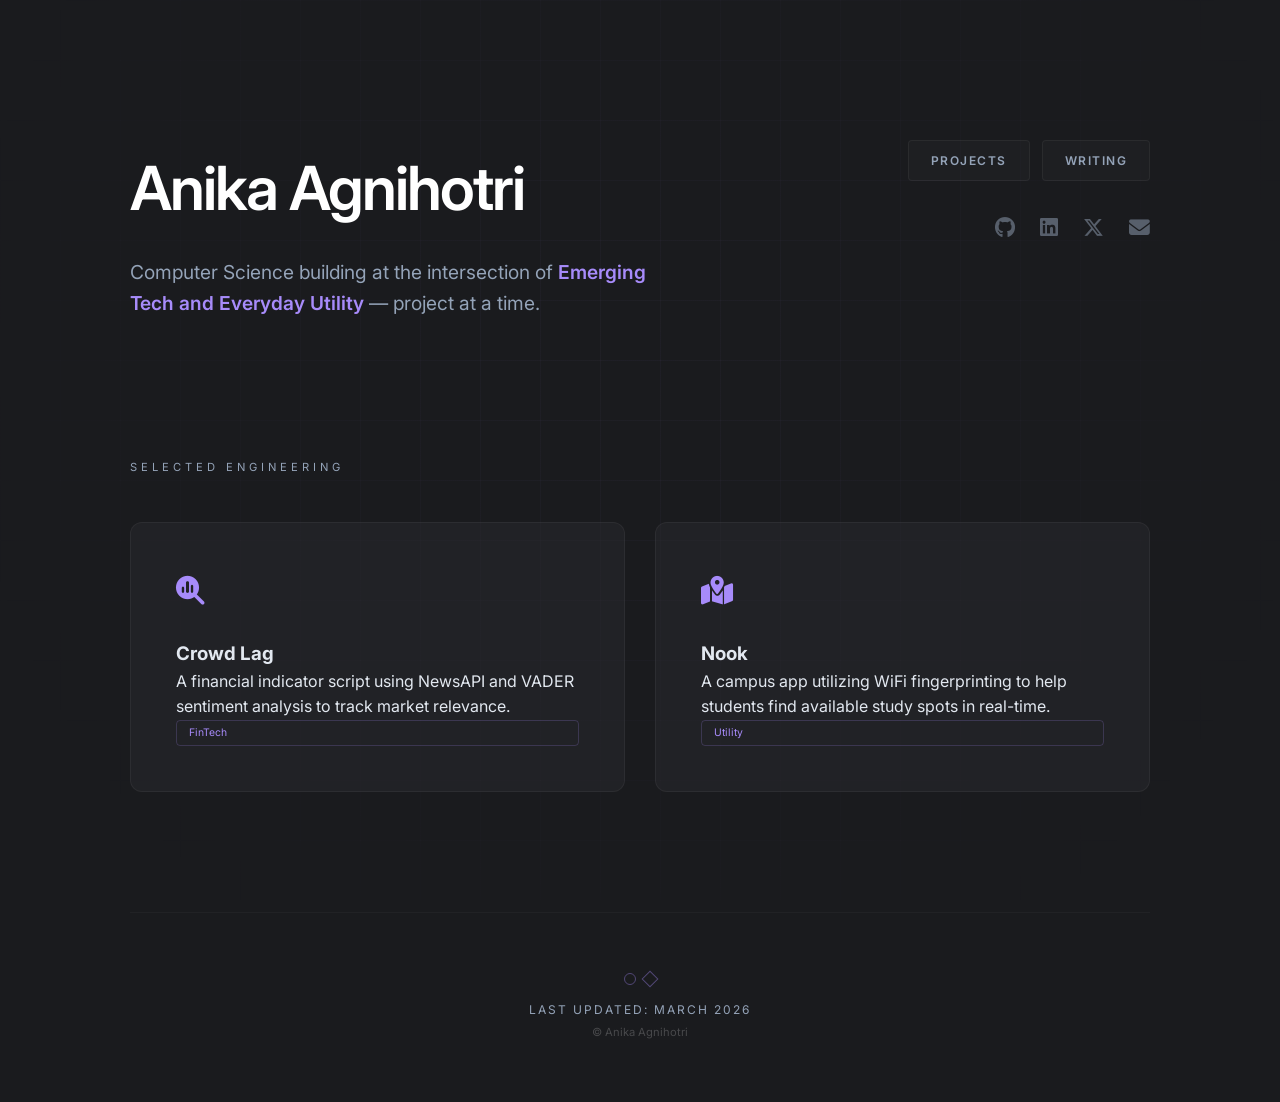
<file: index.html>
<!DOCTYPE html>
<html lang="en">
<head>
    <meta charset="UTF-8">
    <meta name="viewport" content="width=device-width, initial-scale=1.0">
    <title>Anika Agnihotri | Portfolio</title>
    <link rel="stylesheet" href="css/style.css">
    
    <link rel="preconnect" href="https://fonts.googleapis.com">
    <link rel="preconnect" href="https://fonts.gstatic.com" crossorigin>
    <link href="https://fonts.googleapis.com/css2?family=Inter:wght@300;400;600&display=swap" rel="stylesheet">
    
    <link rel="stylesheet" href="https://cdnjs.cloudflare.com/ajax/libs/font-awesome/6.5.1/css/all.min.css">
</head>
<body>

    <div class="background-grid"></div>

    <main class="container">
        <header class="main-header">
            <div class="header-left">
                <h1 class="name">Anika Agnihotri</h1>
                <p class="bio-intro">
                    Computer Science building at the intersection of <span class="purple-highlight">Emerging Tech and Everyday Utility</span> — project at a time.
                </p>
            </div>

            <div class="header-right">
                <nav class="inline-nav">
                    <a href="#projects" class="btn-nav">Projects</a>
                    <a href="writing.html" class="btn-nav">Writing</a>
                </nav>
                <div class="social-links">
                    <a href="https://github.com/AnikaAgni-Builds" target="_blank" title="GitHub"><i class="fa-brands fa-github"></i></a>
                    <a href="https://linkedin.com" target="_blank" title="LinkedIn"><i class="fa-brands fa-linkedin"></i></a>
                    <a href="https://twitter.com/anikabuilds" target="_blank" title="Twitter"><i class="fa-brands fa-x-twitter"></i></a>
                    <a href="mailto:your.email@example.com" title="Email"><i class="fa-solid fa-envelope"></i></a>
                </div>
            </div>
        </header>

        <section id="projects" class="project-section">
            <div class="section-label">Selected Engineering</div>
            <div class="project-grid">
                
                <div class="glass-card">
                    <div class="card-spotlight"></div>
                    <div class="card-inner">
                        <div class="card-icon"><i class="fa-solid fa-magnifying-glass-chart"></i></div>
                        <h3>Crowd Lag</h3>
                        <p>A financial indicator script using NewsAPI and VADER sentiment analysis to track market relevance.</p>
                        <div class="tech-tag">FinTech</div>
                    </div>
                </div>

                <div class="glass-card">
                    <div class="card-spotlight"></div>
                    <div class="card-inner">
                        <div class="card-icon"><i class="fa-solid fa-map-location-dot"></i></div>
                        <h3>Nook</h3>
                        <p>A campus app utilizing WiFi fingerprinting to help students find available study spots in real-time.</p>
                        <div class="tech-tag">Utility</div>
                    </div>
                </div>

            </div>
        </section>

        <footer class="main-footer">
            <div class="footer-graphic">
                <div class="shape circle"></div>
                <div class="shape square"></div>
            </div>
            <div class="footer-info">
                <p class="last-updated">Last updated: March 2026</p>
                <p class="copyright">&copy; Anika Agnihotri</p>
            </div>
        </footer>
    </main>

    <script src="js/script.js"></script>
</body>
</html>
</file>
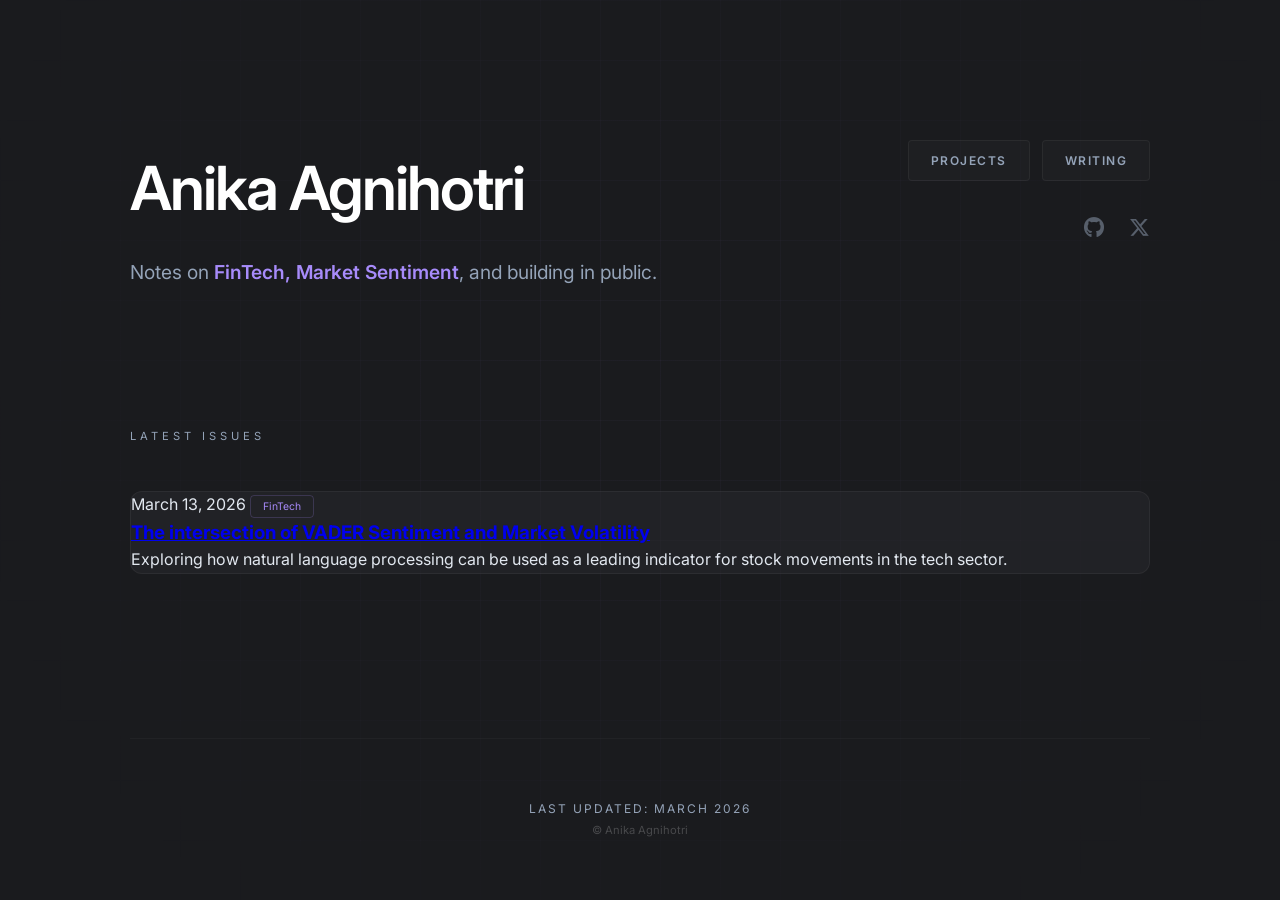
<file: writing.html>
<!DOCTYPE html>
<html lang="en">
<head>
    <meta charset="UTF-8">
    <meta name="viewport" content="width=device-width, initial-scale=1.0">
    <title>Writing | Anika Agnihotri</title>
    <link rel="stylesheet" href="css/style.css">
    
    <link rel="preconnect" href="https://fonts.googleapis.com">
    <link rel="preconnect" href="https://fonts.gstatic.com" crossorigin>
    <link href="https://fonts.googleapis.com/css2?family=Inter:wght@300;400;600&display=swap" rel="stylesheet">
    
    <link rel="stylesheet" href="https://cdnjs.cloudflare.com/ajax/libs/font-awesome/6.5.1/css/all.min.css">
</head>
<body>

    <div class="background-grid"></div>

    <main class="container">
        <header class="main-header">
            <div class="header-left">
                <h1 class="name"><a href="index.html" style="text-decoration: none; color: inherit;">Anika Agnihotri</a></h1>
                <p class="bio-intro">
                    Notes on <span class="purple-highlight">FinTech, Market Sentiment</span>, and building in public.
                </p>
            </div>

            <div class="header-right">
                <nav class="inline-nav">
                    <a href="index.html#projects" class="btn-nav">Projects</a>
                    <a href="writing.html" class="btn-nav active">Writing</a>
                </nav>
                <div class="social-links">
                    <a href="https://github.com/AnikaAgni-Builds" target="_blank" title="GitHub"><i class="fa-brands fa-github"></i></a>
                    <a href="https://twitter.com/anikabuilds" target="_blank" title="Twitter"><i class="fa-brands fa-x-twitter"></i></a>
                </div>
            </div>
        </header>

        <section class="writing-section">
            <div class="section-label">Latest Issues</div>
            
            <div class="writing-list">
                
                <article class="writing-item glass-card">
                    <div class="writing-meta">
                        <span class="writing-date">March 13, 2026</span>
                        <span class="tech-tag">FinTech</span>
                    </div>
                    <div class="writing-content">
                        <h3><a href="#">The intersection of VADER Sentiment and Market Volatility</a></h3>
                        <p>Exploring how natural language processing can be used as a leading indicator for stock movements in the tech sector.</p>
                    </div>
                </article>
                </div>
        </section>

        <footer class="main-footer">
            <div class="footer-info">
                <p class="last-updated">Last updated: March 2026</p>
                <p class="copyright">&copy; Anika Agnihotri</p>
            </div>
        </footer>
    </main>

    <script src="js/script.js"></script>
</body>
</html>
</file>
<file: css/style.css>
/* MEDIUM THEME - CHARCOAL & AMETHYST */
:root {
    --bg-medium: #1A1B1E;
    --accent-purple: #A78BFA;
    --card-bg: rgba(45, 46, 52, 0.4);
    --text-main: #E2E8F0;
    --text-muted: #94A3B8;
    --grid-color: rgba(167, 139, 250, 0.04);
}

* { margin: 0; padding: 0; box-sizing: border-box; }

body {
    background-color: var(--bg-medium);
    color: var(--text-main);
    font-family: 'Inter', sans-serif;
    line-height: 1.6;
}

.background-grid {
    position: fixed;
    top: 0; left: 0; width: 100%; height: 100%;
    z-index: -1;
    background-image: 
        linear-gradient(var(--grid-color) 1px, transparent 1px),
        linear-gradient(90deg, var(--grid-color) 1px, transparent 1px);
    background-size: 60px 60px;
    mask-image: radial-gradient(circle at 50% 40%, black, transparent 85%);
    -webkit-mask-image: radial-gradient(circle at 50% 40%, black, transparent 85%);
}

.container { 
    max-width: 1100px; 
    margin: 0 auto; 
    padding: 140px 40px 60px 40px; 
    display: flex;
    flex-direction: column; /* This fixes the footer placement */
    min-height: 100vh;
}

/* HEADER */
.main-header {
    display: flex;
    justify-content: space-between;
    align-items: flex-start;
    margin-bottom: 140px;
    gap: 60px;
}

.header-left { flex: 2; }
.header-right { flex: 1; display: flex; flex-direction: column; align-items: flex-end; }

.name { font-size: 3.8rem; font-weight: 600; letter-spacing: -2px; margin-bottom: 20px; color: #FFFFFF; }
.purple-highlight { color: var(--accent-purple); font-weight: 600; }
.bio-intro { font-size: 1.2rem; color: var(--text-muted); max-width: 550px; }

/* NAV & SOCIALS */
.inline-nav { display: flex; gap: 12px; margin-bottom: 30px; }
.btn-nav {
    text-decoration: none;
    color: var(--text-muted);
    font-size: 0.75rem;
    font-weight: 600;
    text-transform: uppercase;
    letter-spacing: 1.5px;
    padding: 10px 22px;
    border: 1px solid rgba(255, 255, 255, 0.05);
    border-radius: 4px;
    transition: 0.3s ease;
    background: rgba(255, 255, 255, 0.02);
}
.btn-nav:hover { color: var(--accent-purple); border-color: var(--accent-purple); }
.social-links { display: flex; gap: 25px; font-size: 1.3rem; }
.social-links a { color: var(--text-muted); transition: 0.3s; opacity: 0.5; }
.social-links a:hover { color: var(--accent-purple); opacity: 1; transform: translateY(-2px); }

/* PROJECTS */
.project-section { flex-grow: 1; margin-bottom: 120px; }
.section-label { font-size: 0.7rem; text-transform: uppercase; letter-spacing: 4px; color: var(--text-muted); margin-bottom: 45px; }
.project-grid { display: grid; grid-template-columns: repeat(auto-fit, minmax(400px, 1fr)); gap: 30px; }

.glass-card {
    position: relative;
    background: var(--card-bg);
    border: 1px solid rgba(255, 255, 255, 0.05);
    border-radius: 12px;
    overflow: hidden;
    transition: 0.4s cubic-bezier(0.2, 1, 0.3, 1);
}
.card-spotlight {
    position: absolute;
    top: 0; left: 0; width: 100%; height: 100%;
    background: radial-gradient(500px circle at var(--mouse-x, 50%) var(--mouse-y, 50%), rgba(167, 139, 250, 0.1), transparent 45%);
    pointer-events: none; opacity: 0; transition: opacity 0.5s;
}
.glass-card:hover .card-spotlight { opacity: 1; }
.card-inner { padding: 45px; position: relative; z-index: 2; }
.card-icon { font-size: 1.8rem; color: var(--accent-purple); margin-bottom: 25px; }
.tech-tag { font-size: 0.65rem; color: var(--accent-purple); border: 1px solid rgba(167, 139, 250, 0.2); padding: 4px 12px; border-radius: 4px; }

/* FOOTER AT THE BOTTOM */
.main-footer {
    margin-top: auto; /* Pushes the footer to the bottom of the flex container */
    padding-top: 60px;
    border-top: 1px solid rgba(255, 255, 255, 0.03);
    text-align: center;
}
.footer-graphic { display: flex; justify-content: center; gap: 8px; margin-bottom: 15px; opacity: 0.4; }
.shape { width: 12px; height: 12px; border: 1px solid var(--accent-purple); transition: 0.5s ease; }
.shape.circle { border-radius: 50%; }
.shape.square { transform: rotate(45deg); }
.last-updated { font-size: 0.75rem; color: var(--text-muted); text-transform: uppercase; letter-spacing: 2px; margin-bottom: 4px; }
.copyright { font-size: 0.7rem; color: rgba(255, 255, 255, 0.2); }
</file>
